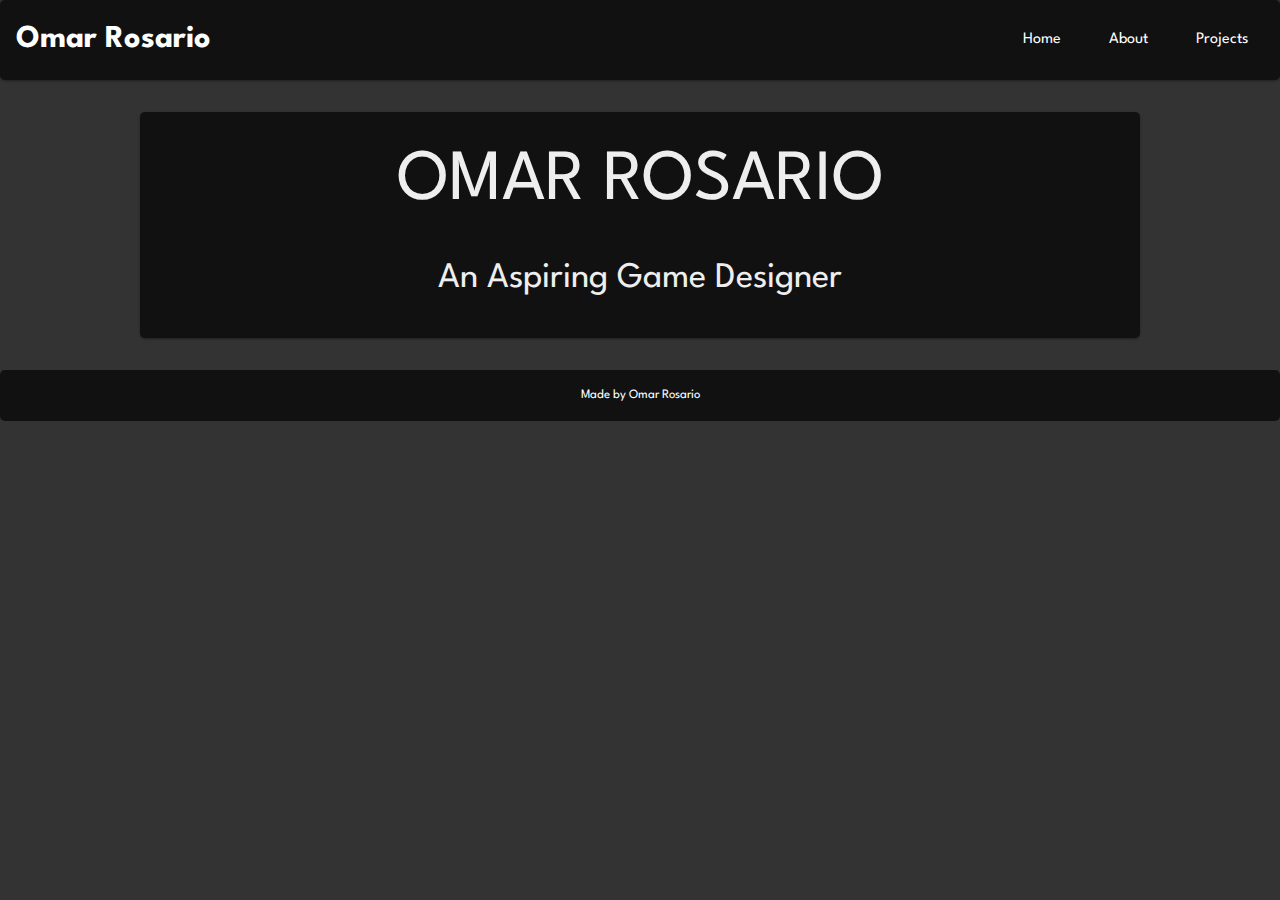
<file: index.html>
<!DOCTYPE html>
<html>
    <head>
        <meta charset="UTF-8">
        <meta name="viewport" content="width=device-width, initial-scale=1.0">
        <title>My Website</title>
        <link href="https://fonts.googleapis.com/css2?family=League+Spartan&display=swap" rel="stylesheet">
        <link rel="stylesheet" href="style.css">
    </head>

    <body>
        <header>
            <nav>
                <h1>Omar Rosario</h1>
                <ul>
                    <li><a href="index.html">Home</a></li>
                    <li><a href="about.html">About</a></li>
                    <li><a href="projects.html">Projects</a></li>
                </ul>
            </nav>
        </header>

        <div class="wrapper">
            <p id="homeH">OMAR ROSARIO<p>
            <p id="homeP">An Aspiring Game Designer</p>
        </div>

        <footer>
            <p>Made by Omar Rosario</p>
        </footer>
    </body>
</html>
</file>
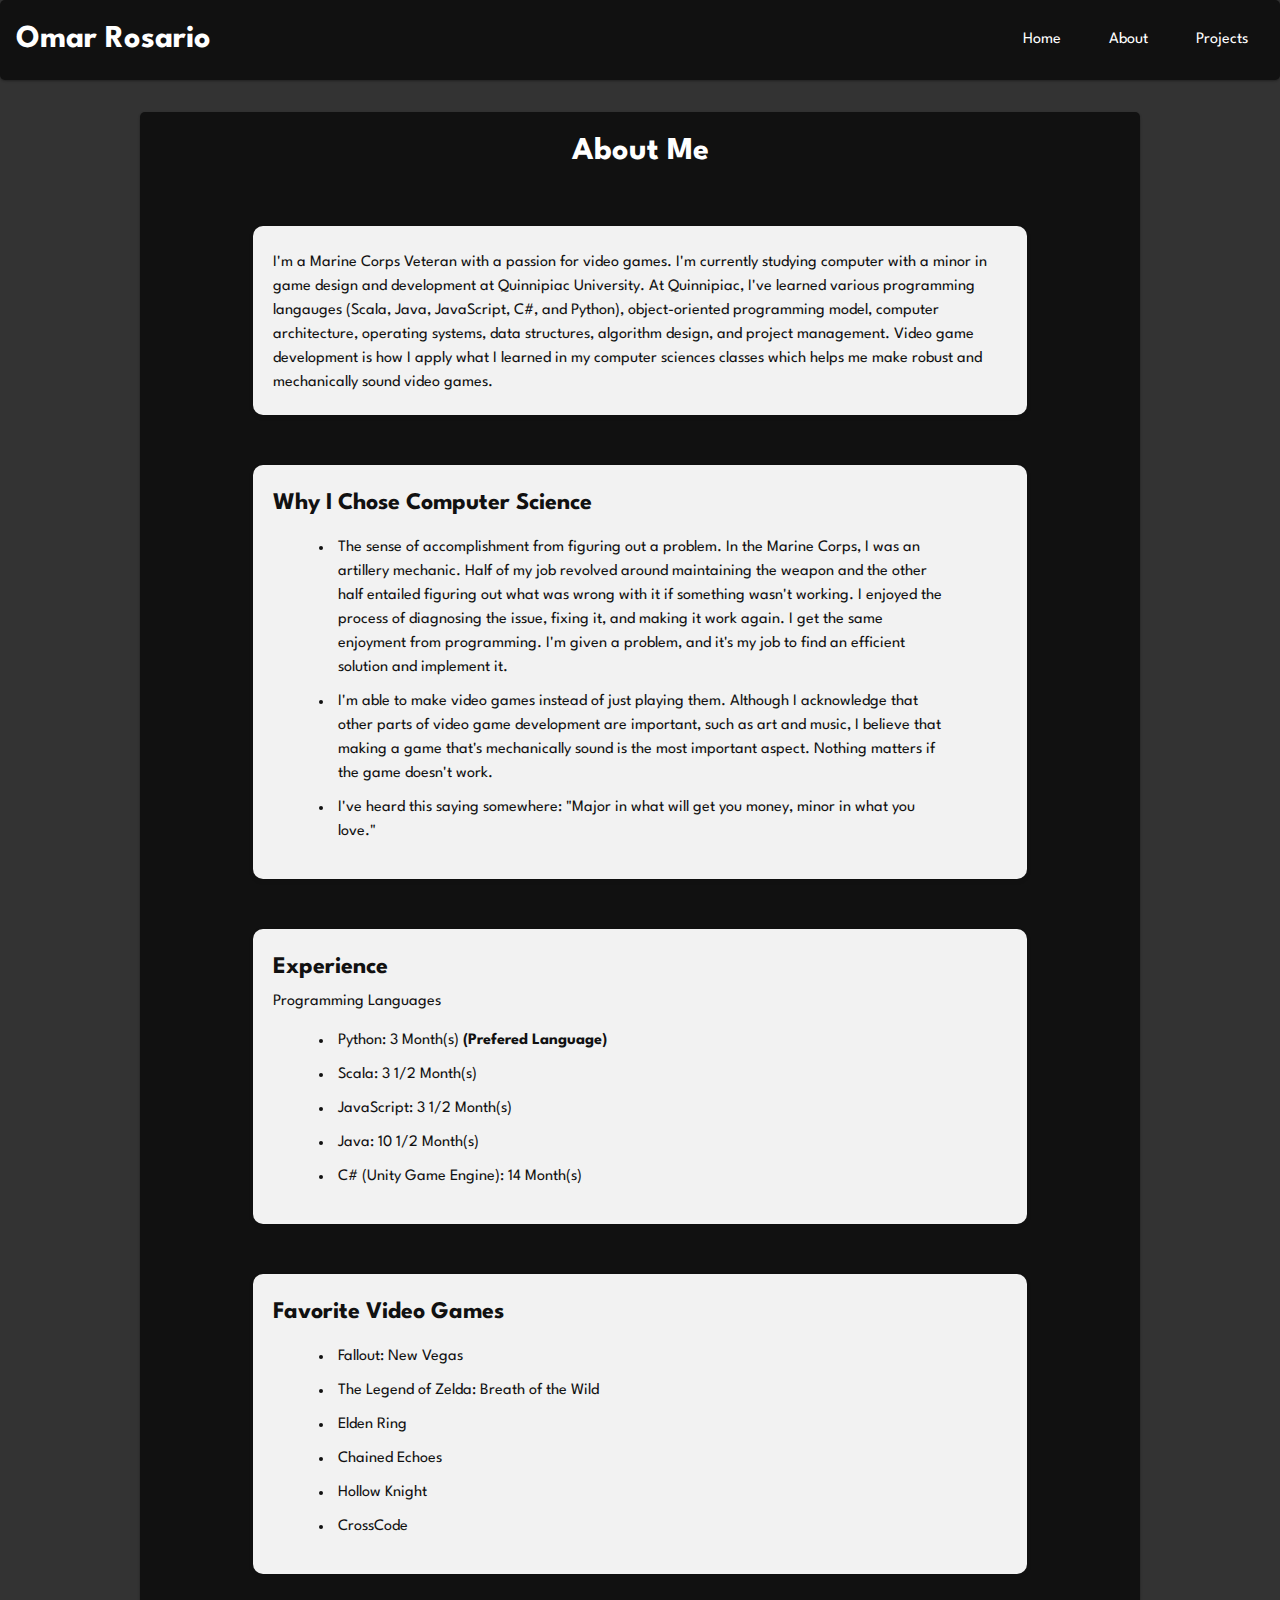
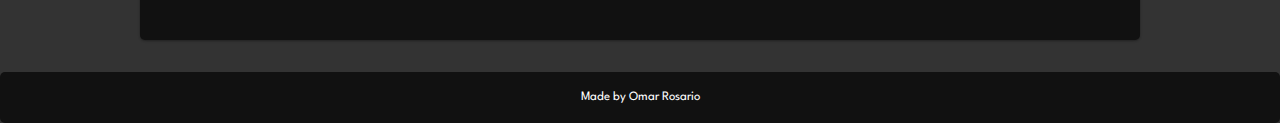
<file: about.html>
<!DOCTYPE html>
<html>
    <head>
        <meta charset="UTC-8">
        <title>About</title>
        <link href="https://fonts.googleapis.com/css2?family=League+Spartan&display=swap" rel="stylesheet">
        <link rel="stylesheet" href="style.css">
    </head>

    <body>
        <header>
            <nav>
                <h1>Omar Rosario</h1>
                <ul>
                    <li><a href="index.html">Home</a></li>
                    <li><a href="about.html">About</a></li>
                    <li><a href="projects.html">Projects</a></li>
                </ul>
            </nav>
        </header>

        <div class="wrapper">
            <h1>About Me</h1>

            <div class="box">
                <p>
                    I'm a Marine Corps Veteran with a passion for video games. I'm currently studying computer with a 
                    minor in game design and development at Quinnipiac University. At Quinnipiac, I've learned various 
                    programming langauges (Scala, Java, JavaScript, C#, and Python), object-oriented programming model,
                    computer architecture, operating systems, data structures, algorithm design, and project management. 
                    Video game development is how I apply what I learned in my computer sciences classes which helps 
                    me make robust and mechanically sound video games.
                </p>
            </div>

            <div class="box">
                <h2>Why I Chose Computer Science</h2>
                <ul>
                    <li>
                        The sense of accomplishment from figuring out a problem. In the Marine Corps, I was an artillery
                        mechanic. Half of my job revolved around maintaining the weapon and the other half entailed figuring out 
                        what was wrong with it if something wasn't working. I enjoyed the process of diagnosing the issue, fixing
                        it, and making it work again. I get the same enjoyment from programming. I'm given a problem, and it's my
                        job to find an efficient solution and implement it.
                    </li>
                    <li>
                        I'm able to make video games instead of just playing them. Although I acknowledge that other parts of video 
                        game development are important, such as art and music, I believe that making a game that's mechanically sound
                        is the most important aspect. Nothing matters if the game doesn't work.
                    </li>
                    <li>
                        I've heard this saying somewhere: "Major in what will get you money, minor in what you love."
                    </li>
                </ul>
            </div>

            <div class="box">
                <h2>Experience</h2>
                <p>
                    Programming Languages
                </p>
                <ul>
                    <li>Python: 3 Month(s) <strong>(Prefered Language)</strong></li>
                    <li>Scala: 3 1/2 Month(s)</li>
                    <li>JavaScript: 3 1/2 Month(s)</li>
                    <li>Java: 10 1/2 Month(s)</li>
                    <li>C# (Unity Game Engine): 14 Month(s)</li>
                </ul>
            </div>

            <div class="box">
                <h2>Favorite Video Games</h2>
                <ul>
                    <li>Fallout: New Vegas</strong></li>
                    <li>The Legend of Zelda: Breath of the Wild</li>
                    <li>Elden Ring</li>
                    <li>Chained Echoes</li>
                    <li>Hollow Knight</li>
                    <li>CrossCode</li>
                </ul>
            </div>
        </div>

        <footer>
            <p>Made by Omar Rosario</p>
        </footer>
    </body>
</html>
</file>
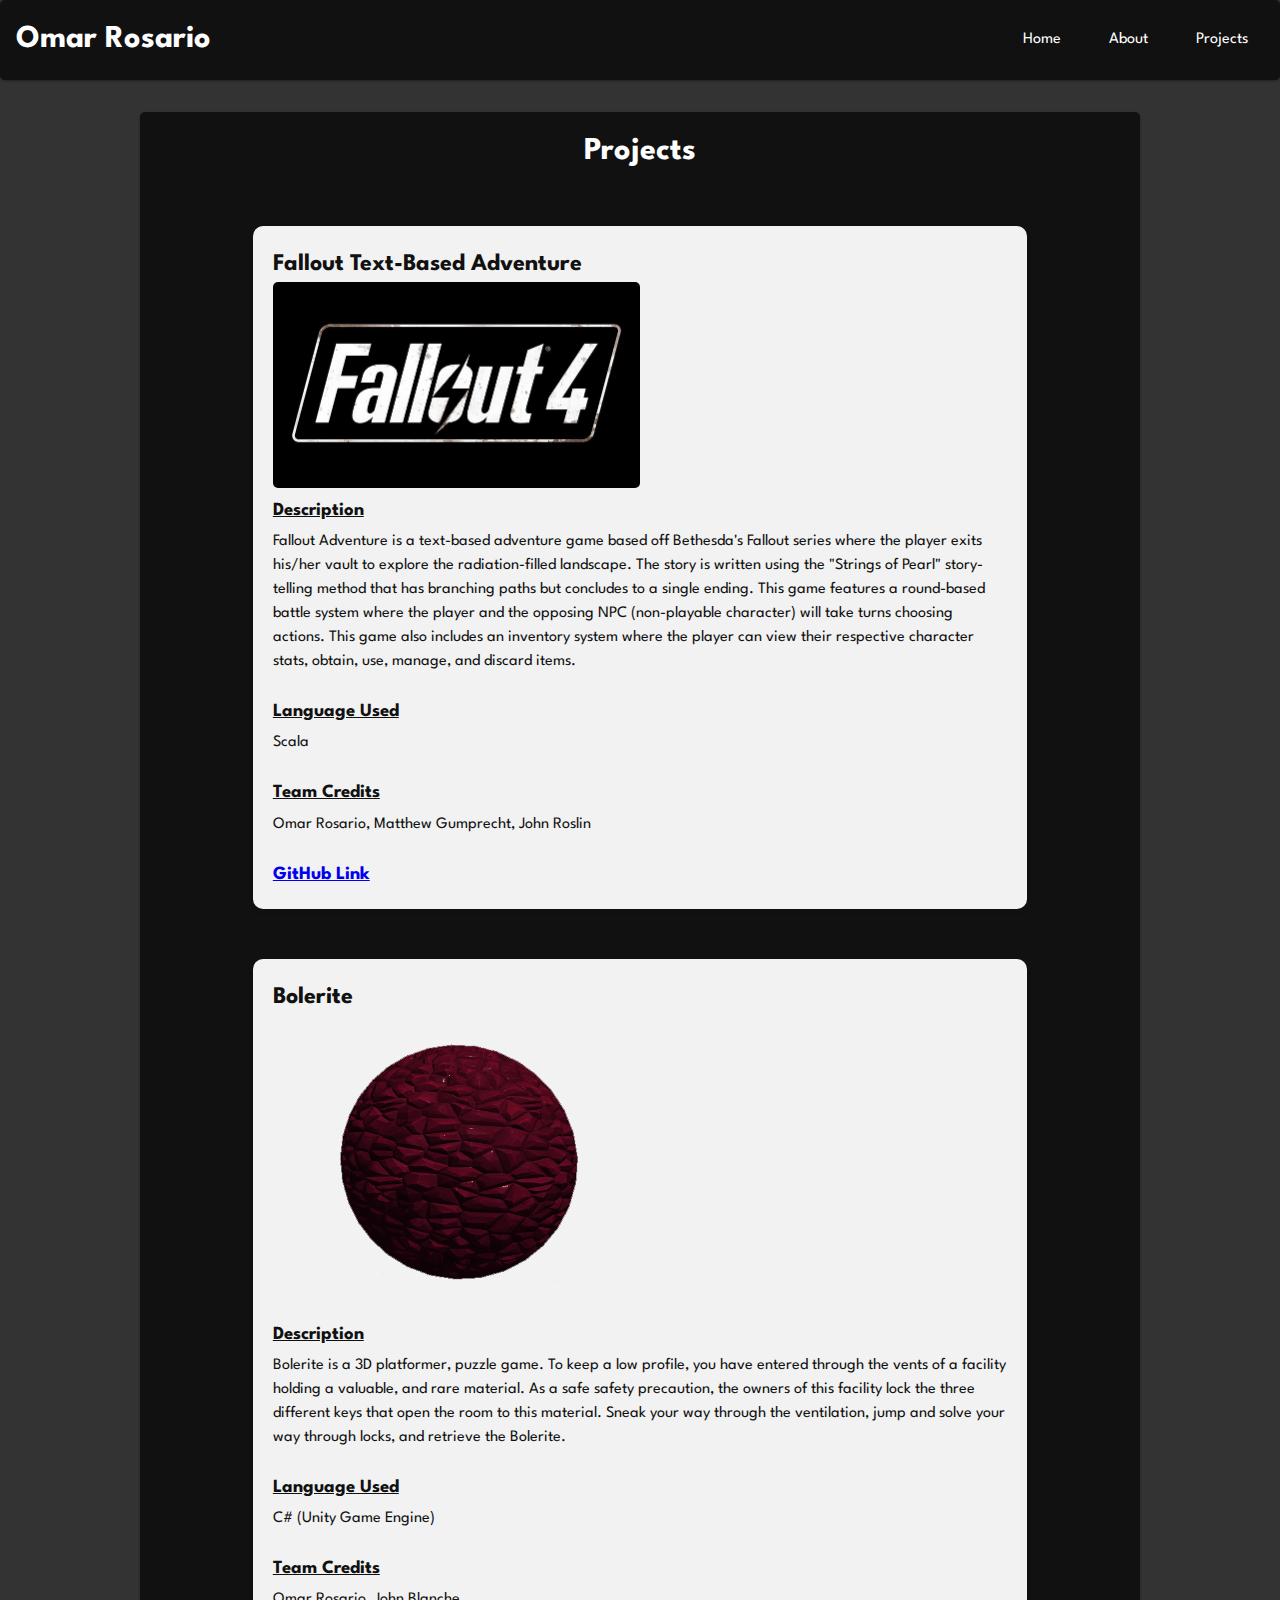
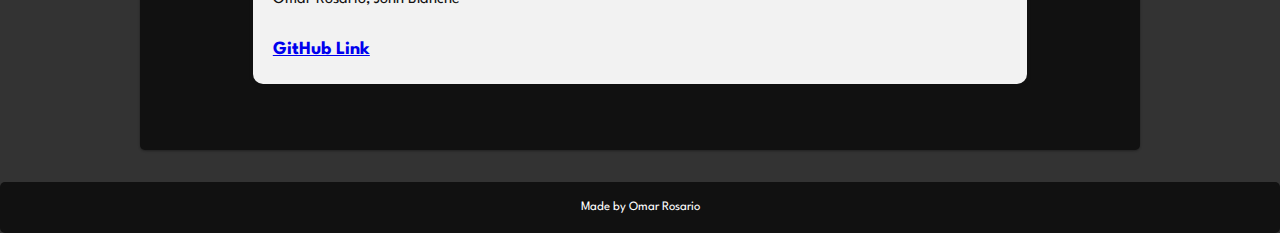
<file: projects.html>
<!DOCTYPE html>
<html>
    <head>
        <meta charset="UTC-8">
        <title>About</title>
        <link href="https://fonts.googleapis.com/css2?family=League+Spartan&display=swap" rel="stylesheet">
        <link rel="stylesheet" href="style.css">
    </head>

    <body>
        <header>
            <nav>
                <h1>Omar Rosario</h1>
                <ul>
                    <li><a href="index.html">Home</a></li>
                    <li><a href="about.html">About</a></li>
                    <li><a href="projects.html">Projects</a></li>
                </ul>
            </nav>
        </header>

        <div class="wrapper">
            <h1>Projects</h1>

           <div class="box">        
                <h2>Fallout Text-Based Adventure</h2>
                <img src="Fallout_Logo.jpg" alt="Project 1 Image">
                <h3><u>Description</u></h3>
                <p>
                    Fallout Adventure is a text-based adventure game based off Bethesda's Fallout series where 
                    the player exits his/her vault to explore the radiation-filled landscape. The story is written 
                    using the "Strings of Pearl" story-telling method that has branching paths but concludes to a 
                    single ending. This game features a round-based battle system where the player and the opposing 
                    NPC (non-playable character) will take turns choosing actions. This game also includes an inventory 
                    system where the player can view their respective character stats, obtain, use, manage, and discard items.
                </p>
                
                <br>

                <h3><u>Language Used</u></h3>
                <p>Scala</p>

                <br>

                <h3><u>Team Credits</u></h3>
                <p>Omar Rosario, Matthew Gumprecht, John Roslin</p>

                <br>

                <h3><a href="https://github.com/Osrosario/Fallout_Adventure">GitHub Link</a></h3>
            </div>

            <div class="box">
                <h2>Bolerite</h2>
                <img src="Artifact.png" alt="Project 2 Image">
                <h3><u >Description</u></h3>
                <p>
                    Bolerite is a 3D platformer, puzzle game. To keep a low profile, you have entered through the vents of 
                    a facility holding a valuable, and rare material. As a safe safety precaution, the owners of this 
                    facility lock the three different keys that open the room to this material. Sneak your way through 
                    the ventilation, jump and solve your way through locks, and retrieve the Bolerite.
                </p>
                
                <br>
    
                <h3><u>Language Used</u></h3>
                <p>C# (Unity Game Engine)</p>
    
                <br>
    
                <h3><u>Team Credits</u></h3>
                <p>Omar Rosario, John Blanche</p>
    
                <br>
    
                <h3><a href="https://github.com/Osrosario/Bolerite">GitHub Link</a></h3>
            </div>
        </div>

        <footer>
            <p>Made by Omar Rosario</p>
        </footer>
    </body>
</html>
</file>
<file: style.css>
* {
    box-sizing: border-box;
    margin: 0;
    padding: 0;
}

body {
    font-family: 'League Spartan', sans-serif;
    font-size: 16px;
    line-height: 1.5;
    background-color: #333;
    color: #fff;
}

header {
    background-color: #111;
    box-shadow: 0 1px 3px rgba(0, 0, 0, 0.12), 0 1px 2px rgba(0, 0, 0, 0.24);
    padding: 1rem;
    border-radius: 5px;
}

nav {
    display: flex;
    justify-content: space-between;
    align-items: center;
}

nav h1 {
    font-size: 2rem;
    font-weight: bold;
    color: #fff;
}

nav ul {
    display: flex;
    list-style: none;
}

nav li {
    margin-left: 1rem;
}

nav a {
    text-decoration: none;
    color: #fff;
    transition: background-color 0.3s ease;
    padding: 0.5rem 1rem;
    border-radius: 5px;
}

nav a:hover {
    background-color: #555;
}

.wrapper {
    max-width: 1000px;
    margin: 2rem auto;
    padding: 1rem;
    background-color: #111;
    box-shadow: 0 1px 3px rgba(0, 0, 0, 0.12), 0 1px 2px rgba(0, 0, 0, 0.24);
    border-radius: 5px;
}

.wrapper #homeH {
    margin-bottom: 1rem;
    color: #eee;
    text-align: center;
    font-size: 72px;
}

.wrapper #homeP {
    margin-bottom: 1rem;
    color: #eee;
    text-align: center;
    font-size: 36px;
}

.wrapper h1 {
    font-size: 2rem;
    margin-bottom: 1rem;
    text-align: center;
    color: #fff;
}

.wrapper p {
    margin-bottom: 1rem;
    color: #eee;
}

.wrapper img {
    max-width: 100%;
    border-radius: 5px;
}

.box {
    background-color: #F2F2F2;
    border-radius: 10px;
    box-shadow: 0 2px 5px rgba(0, 0, 0, 0.1);
    margin: 50px auto;
    padding: 20px;
    width: 80%;
}

.box h2, h3 {
    margin-top: 0;
    color: #111;
}

.box p {
    margin-bottom: 0;
    color: #111;
    padding-top: 5px;
}

.box ul {
    margin-bottom: 0;
    color: #111;
    margin-left: 50px;
    margin-right: 50px;
    padding: 10px;
}

.box li {
    padding: 5px;
}

.box img {
    max-width: 50%;
    max-height: 50%;
}

footer {
    background-color: #111;
    padding: 1rem;
    text-align: center;
    font-size: 0.8rem;
    color: #fff;
    border-radius: 5px;
}

footer p {
    margin: 0;
}
</file>
